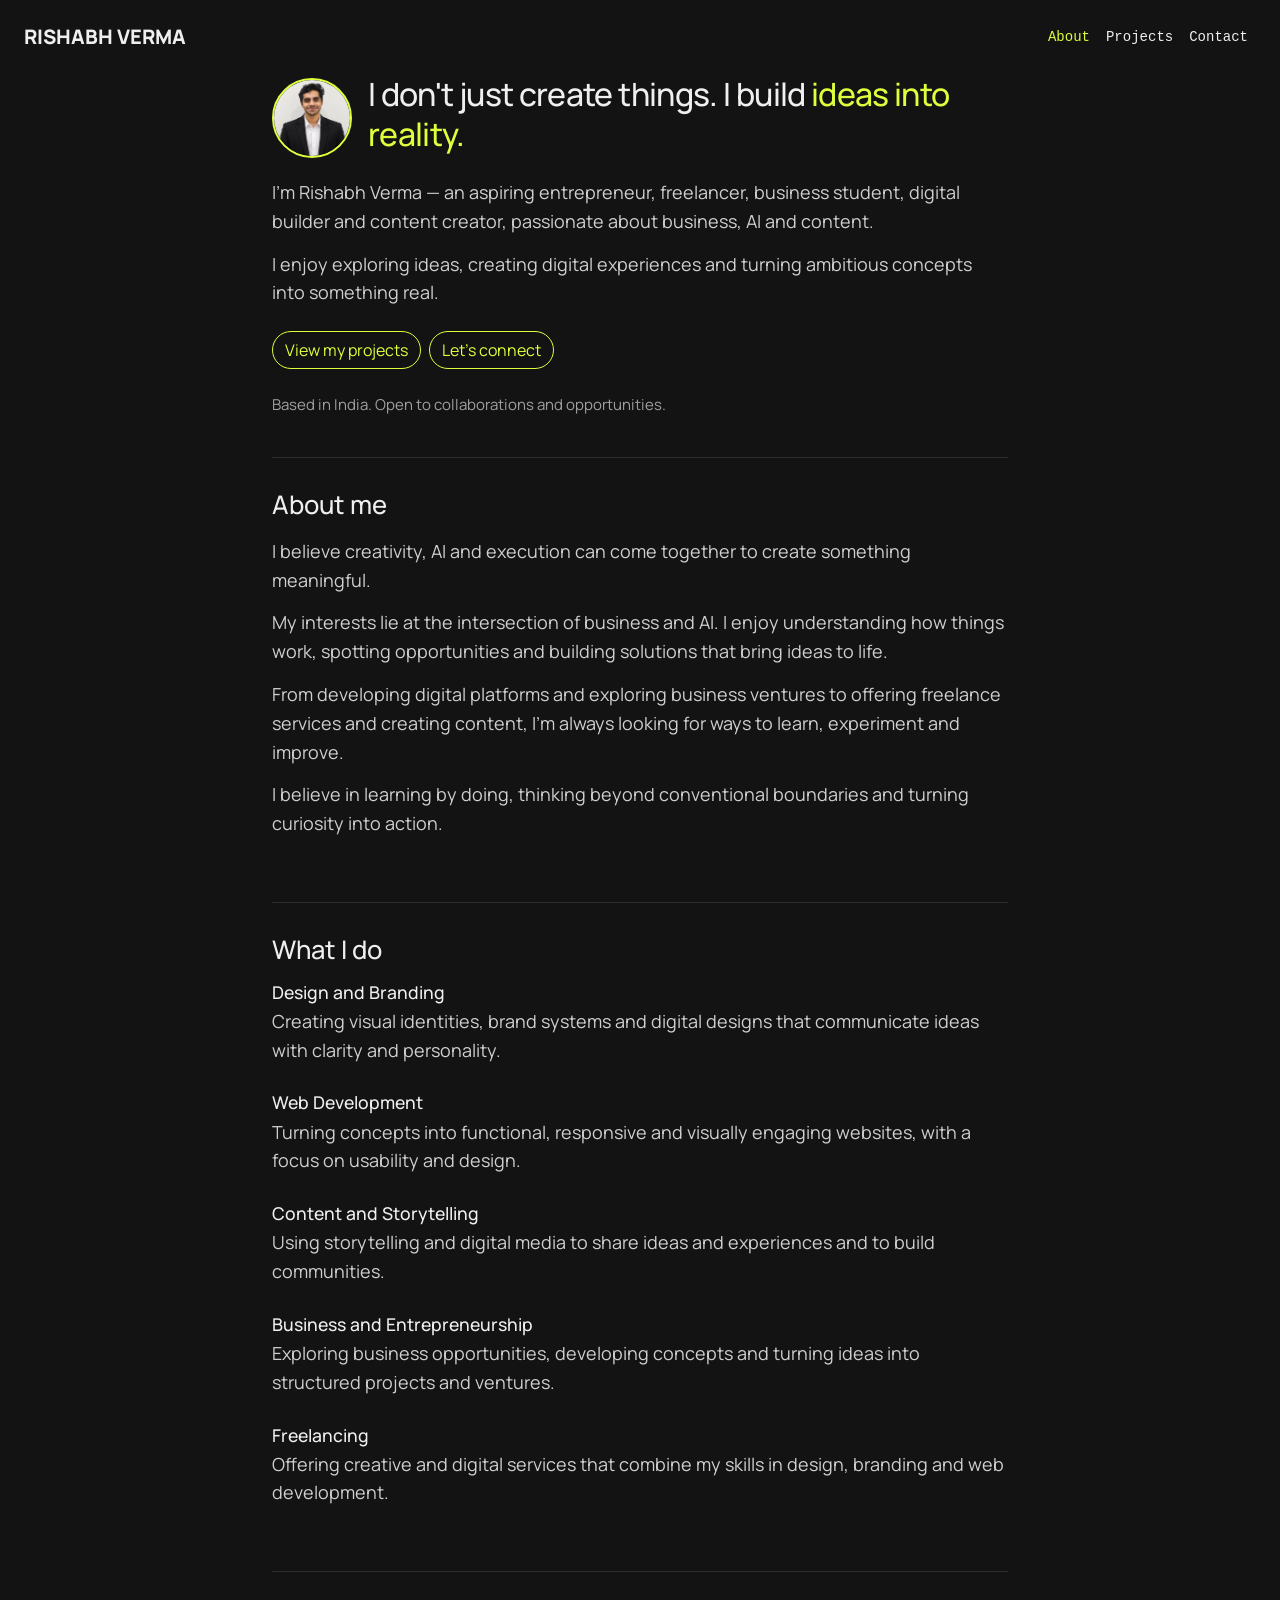
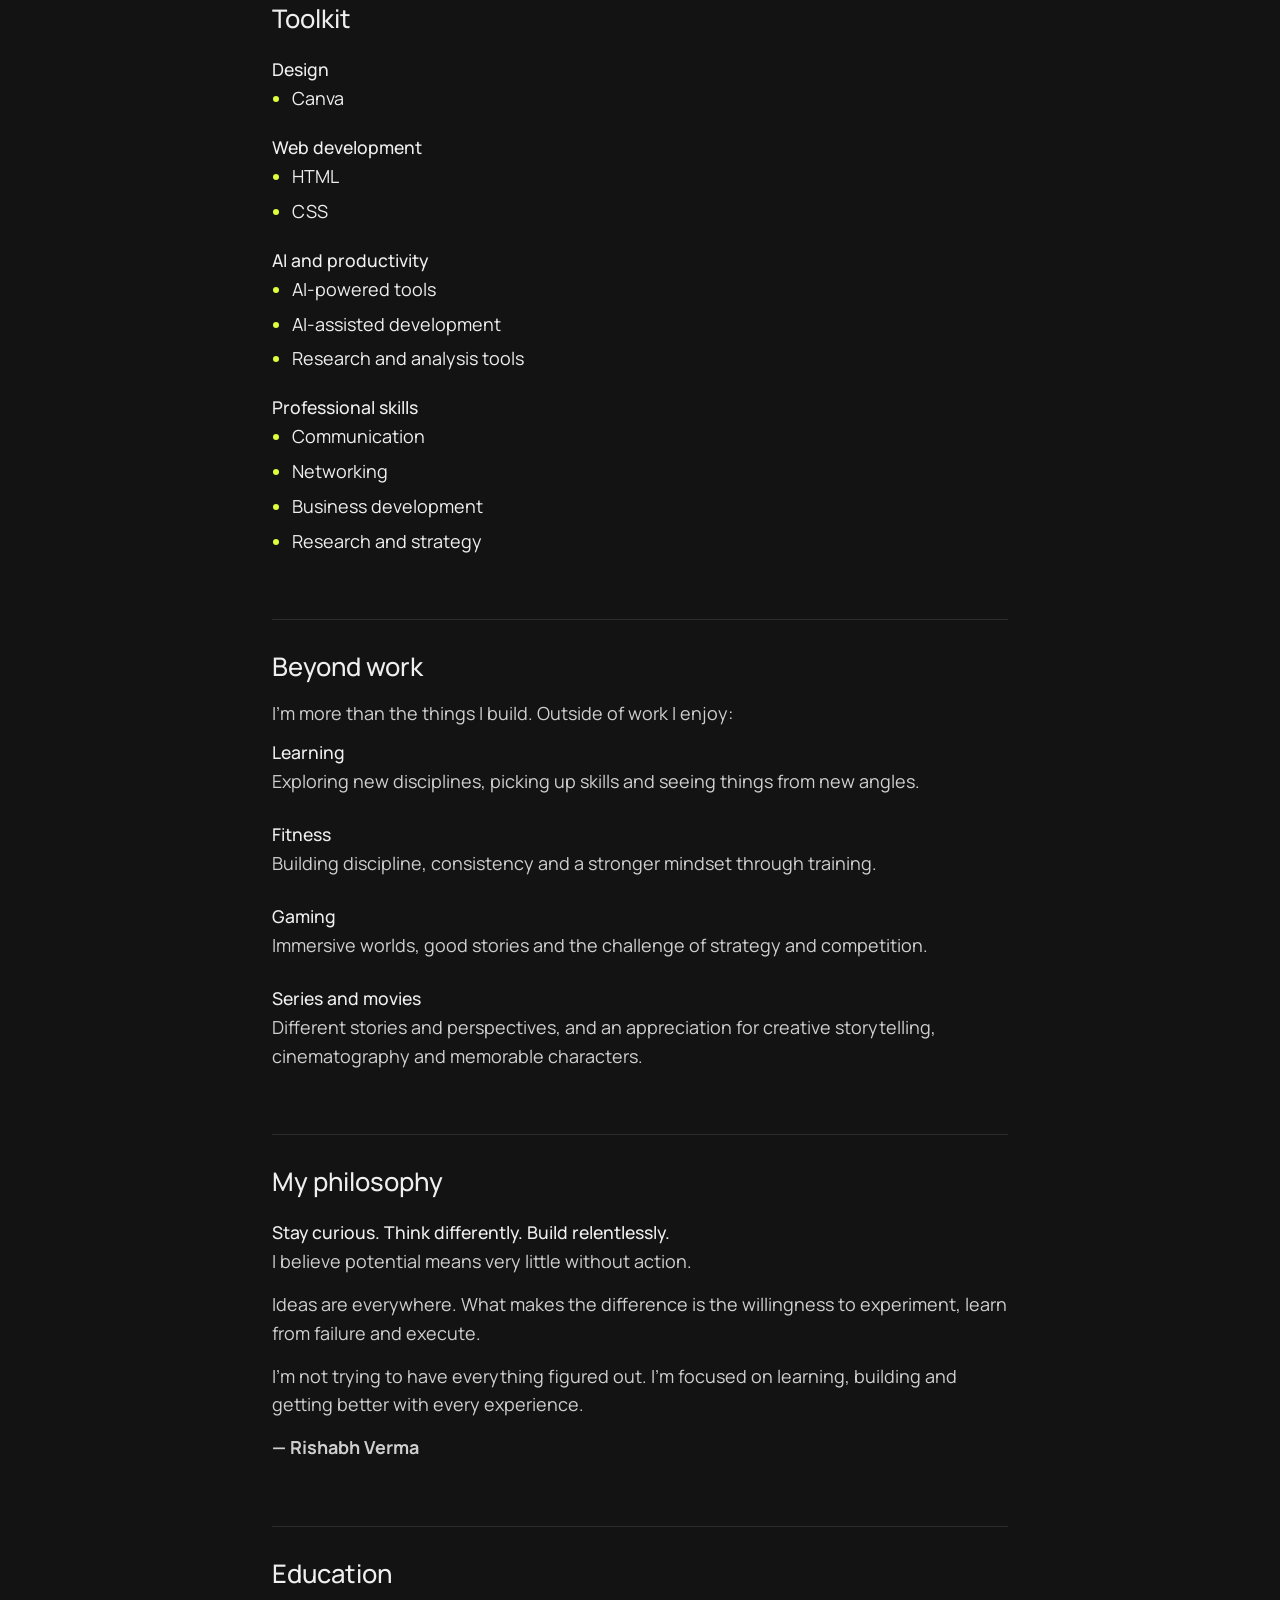
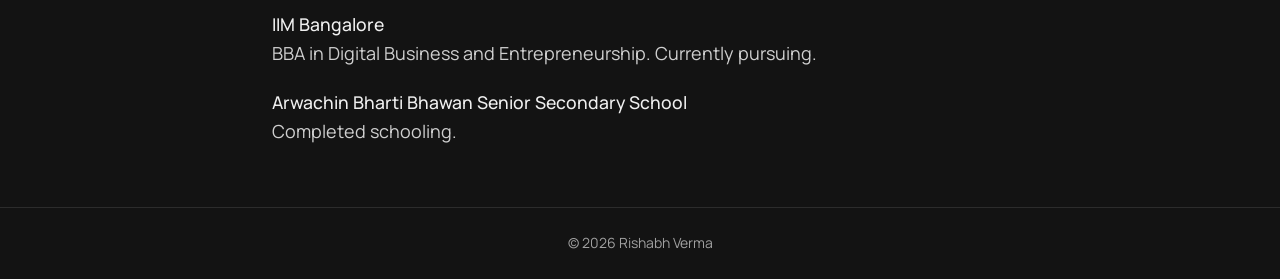
<file: about.html>
<!doctype html>
<html lang="en" data-bs-theme="dark">
  <head>
    <meta charset="UTF-8" />
    <meta name="viewport" content="width=device-width, initial-scale=1" />
    <title>About — Rishabh Verma</title>

    <link rel="preconnect" href="https://fonts.googleapis.com" />
    <link
      href="https://fonts.googleapis.com/css2?family=Manrope:wght@400;600;800&display=swap"
      rel="stylesheet"
    />

    <!-- 1) Bootstrap CSS, then 2) CSS -->
    <link
      href="https://cdn.jsdelivr.net/npm/bootstrap@5.3.3/dist/css/bootstrap.min.css"
      rel="stylesheet"
    />
    <link rel="stylesheet" href="style.css" />
  </head>
  <body>
    <nav class="navbar navbar-expand-sm px-3 px-sm-4 py-3" data-bs-theme="dark">
      <a class="navbar-brand" href="index.html">RISHABH VERMA</a>
      <button
        class="navbar-toggler"
        type="button"
        data-bs-toggle="collapse"
        data-bs-target="#menu"
        aria-controls="menu"
        aria-expanded="false"
        aria-label="Toggle menu"
      >
        <span class="navbar-toggler-icon"></span>
      </button>
      <div class="collapse navbar-collapse justify-content-end" id="menu">
        <ul class="navbar-nav">
          <li class="nav-item">
            <a class="nav-link active" href="about.html">About</a>
          </li>
          <li class="nav-item">
            <a class="nav-link" href="projects.html">Projects</a>
          </li>
          <li class="nav-item">
            <a class="nav-link" href="contact.html">Contact</a>
          </li>
        </ul>
      </div>
    </nav>


    <main class="container pb-5">
      <div class="row justify-content-center">
        <div class="col-lg-8">
          <div
            class="d-flex flex-column flex-sm-row align-items-sm-center gap-3 mb-3"
          >
            <img
              class="portrait rounded-circle flex-shrink-0"
              src="portrait.jpg"
              alt="Rishabh Verma"
            />
            <h1>
              I don't just create things. I build
              <span>ideas into reality.</span>
            </h1>
          </div>

          <p>
            I'm Rishabh Verma — an aspiring entrepreneur, freelancer, business
            student, digital builder and content creator, passionate about
            business, AI and content.
          </p>
          <p>
            I enjoy exploring ideas, creating digital experiences and turning
            ambitious concepts into something real.
          </p>

          <div class="d-flex flex-wrap gap-2 my-4">
            <a class="btn btn-lime rounded-pill" href="projects.html"
              >View my projects</a
            >
            <a class="btn btn-lime rounded-pill" href="contact.html"
              >Let's connect</a
            >
          </div>
          <p class="note">
            Based in India. Open to collaborations and opportunities.
          </p>

          <h2>About me</h2>
          <p>
            I believe creativity, AI and execution can come together to create
            something meaningful.
          </p>
          <p>
            My interests lie at the intersection of business and AI. I enjoy
            understanding how things work, spotting opportunities and building
            solutions that bring ideas to life.
          </p>
          <p>
            From developing digital platforms and exploring business ventures to
            offering freelance services and creating content, I'm always looking
            for ways to learn, experiment and improve.
          </p>
          <p>
            I believe in learning by doing, thinking beyond conventional
            boundaries and turning curiosity into action.
          </p>

          <h2>What I do</h2>
          <ul class="items list-unstyled">
            <li>
              <h3>Design and Branding</h3>
              <p>
                Creating visual identities, brand systems and digital designs
                that communicate ideas with clarity and personality.
              </p>
            </li>
            <li>
              <h3>Web Development</h3>
              <p>
                Turning concepts into functional, responsive and visually
                engaging websites, with a focus on usability and design.
              </p>
            </li>
            <li>
              <h3>Content and Storytelling</h3>
              <p>
                Using storytelling and digital media to share ideas and
                experiences and to build communities.
              </p>
            </li>
            <li>
              <h3>Business and Entrepreneurship</h3>
              <p>
                Exploring business opportunities, developing concepts and
                turning ideas into structured projects and ventures.
              </p>
            </li>
            <li>
              <h3>Freelancing</h3>
              <p>
                Offering creative and digital services that combine my skills in
                design, branding and web development.
              </p>
            </li>
          </ul>

          <h2>Toolkit</h2>

          <h3>Design</h3>
          <ul>
            <li>Canva</li>
          </ul>

          <h3>Web development</h3>
          <ul>
            <li>HTML</li>
            <li>CSS</li>
          </ul>

          <h3>AI and productivity</h3>
          <ul>
            <li>AI-powered tools</li>
            <li>AI-assisted development</li>
            <li>Research and analysis tools</li>
          </ul>

          <h3>Professional skills</h3>
          <ul>
            <li>Communication</li>
            <li>Networking</li>
            <li>Business development</li>
            <li>Research and strategy</li>
          </ul>

          <h2>Beyond work</h2>
          <p>I'm more than the things I build. Outside of work I enjoy:</p>

          <ul class="items list-unstyled">
            <li>
              <h3>Learning</h3>
              <p>
                Exploring new disciplines, picking up skills and seeing things
                from new angles.
              </p>
            </li>
            <li>
              <h3>Fitness</h3>
              <p>
                Building discipline, consistency and a stronger mindset through
                training.
              </p>
            </li>
            <li>
              <h3>Gaming</h3>
              <p>
                Immersive worlds, good stories and the challenge of strategy and
                competition.
              </p>
            </li>
            <li>
              <h3>Series and movies</h3>
              <p>
                Different stories and perspectives, and an appreciation for
                creative storytelling, cinematography and memorable characters.
              </p>
            </li>
          </ul>

          <h2>My philosophy</h2>
          <h3>Stay curious. Think differently. Build relentlessly.</h3>
          <p>I believe potential means very little without action.</p>
          <p>
            Ideas are everywhere. What makes the difference is the willingness
            to experiment, learn from failure and execute.
          </p>
          <p>
            I'm not trying to have everything figured out. I'm focused on
            learning, building and getting better with every experience.
          </p>
          <p><strong>— Rishabh Verma</strong></p>

          <h2>Education</h2>

          <h3>IIM Bangalore</h3>
          <p>
            BBA in Digital Business and Entrepreneurship. Currently pursuing.
          </p>

          <h3>Arwachin Bharti Bhawan Senior Secondary School</h3>
          <p>Completed schooling.</p>
        </div>
      </div>
    </main>

    <footer class="text-center py-4">© 2026 Rishabh Verma</footer>

    <!-- Bootstrap JavaScript (makes the mobile menu button work) -->
    <script src="https://cdn.jsdelivr.net/npm/bootstrap@5.3.3/dist/js/bootstrap.bundle.min.js"></script>
  </body>
</html>
</file>
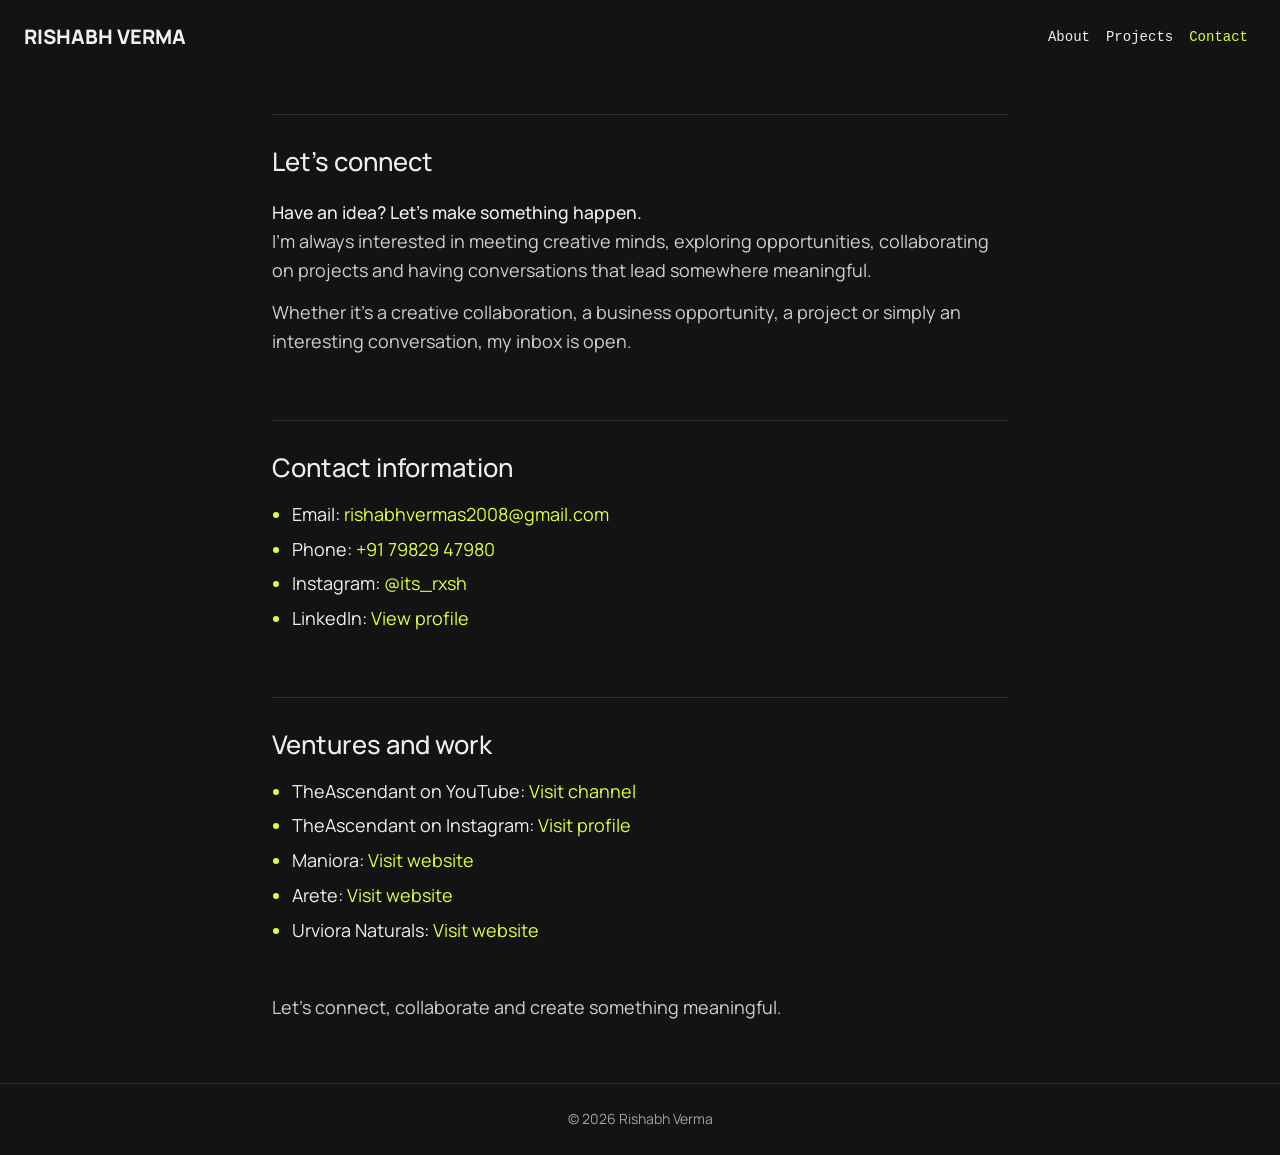
<file: contact.html>
<!doctype html>
<html lang="en" data-bs-theme="dark">
  <head>
    <meta charset="UTF-8" />
    <meta name="viewport" content="width=device-width, initial-scale=1" />
    <title>Contact — Rishabh Verma</title>

    <link rel="preconnect" href="https://fonts.googleapis.com" />
    <link
      href="https://fonts.googleapis.com/css2?family=Manrope:wght@400;600;800&display=swap"
      rel="stylesheet"
    />

    <!-- 1) Bootstrap CSS, then 2) CSS -->
    <link
      href="https://cdn.jsdelivr.net/npm/bootstrap@5.3.3/dist/css/bootstrap.min.css"
      rel="stylesheet"
    />
    <link rel="stylesheet" href="style.css" />
  </head>
  <body>
    <nav class="navbar navbar-expand-sm px-3 px-sm-4 py-3" data-bs-theme="dark">
      <a class="navbar-brand" href="index.html">RISHABH VERMA</a>
      <button
        class="navbar-toggler"
        type="button"
        data-bs-toggle="collapse"
        data-bs-target="#menu"
        aria-controls="menu"
        aria-expanded="false"
        aria-label="Toggle menu"
      >
        <span class="navbar-toggler-icon"></span>
      </button>
      <div class="collapse navbar-collapse justify-content-end" id="menu">
        <ul class="navbar-nav">
          <li class="nav-item">
            <a class="nav-link" href="about.html">About</a>
          </li>
          <li class="nav-item">
            <a class="nav-link" href="projects.html">Projects</a>
          </li>
          <li class="nav-item">
            <a class="nav-link active" href="contact.html">Contact</a>
          </li>
        </ul>
      </div>
    </nav>

    <main class="container pb-5">
      <div class="row justify-content-center">
        <div class="col-lg-8">
          <h2>Let's connect</h2>
          <h3>Have an idea? Let's make something happen.</h3>
          <p>
            I'm always interested in meeting creative minds, exploring
            opportunities, collaborating on projects and having conversations
            that lead somewhere meaningful.
          </p>
          <p>
            Whether it's a creative collaboration, a business opportunity, a
            project or simply an interesting conversation, my inbox is open.
          </p>

          <h2>Contact information</h2>
          <ul>
            <li>
              Email:
              <a href="mailto:rishabhvermas2008@gmail.com"
                >rishabhvermas2008@gmail.com</a
              >
            </li>
            <li>Phone: <a href="tel:+917982947980">+91 79829 47980</a></li>
            <li>
              Instagram:
              <a
                href="https://www.instagram.com/its_rxsh"
                target="_blank"
                rel="noopener"
                >@its_rxsh</a
              >
            </li>
            <li>
              LinkedIn:
              <a
                href="https://www.linkedin.com/in/rishabh-verma-890b4b424/"
                target="_blank"
                rel="noopener"
                >View profile</a
              >
            </li>
          </ul>

          <h2>Ventures and work</h2>
          <ul>
            <li>
              TheAscendant on YouTube:
              <a
                href="https://youtube.com/@theascendant-rishabh"
                target="_blank"
                rel="noopener"
                >Visit channel</a
              >
            </li>
            <li>
              TheAscendant on Instagram:
              <a
                href="https://www.instagram.com/theascendant_rxsh/"
                target="_blank"
                rel="noopener"
                >Visit profile</a
              >
            </li>
            <li>
              Maniora:
              <a href="https://maniora.gt.tc/" target="_blank" rel="noopener"
                >Visit website</a
              >
            </li>
            <li>
              Arete:
              <a
                href="https://arete-woad.vercel.app/"
                target="_blank"
                rel="noopener"
                >Visit website</a
              >
            </li>
            <li>
              Urviora Naturals:
              <a
                href="https://urvioranaturals.freehosting.dev/"
                target="_blank"
                rel="noopener"
                >Visit website</a
              >
            </li>
          </ul>


          <p class="mt-5">
            Let's connect, collaborate and create something meaningful.
          </p>
        </div>
      </div>
    </main>

    <footer class="text-center py-4">© 2026 Rishabh Verma</footer>

    <!-- Bootstrap JavaScript (makes the mobile menu button work) -->
    <script src="https://cdn.jsdelivr.net/npm/bootstrap@5.3.3/dist/js/bootstrap.bundle.min.js"></script>
  </body>
</html>
</file>
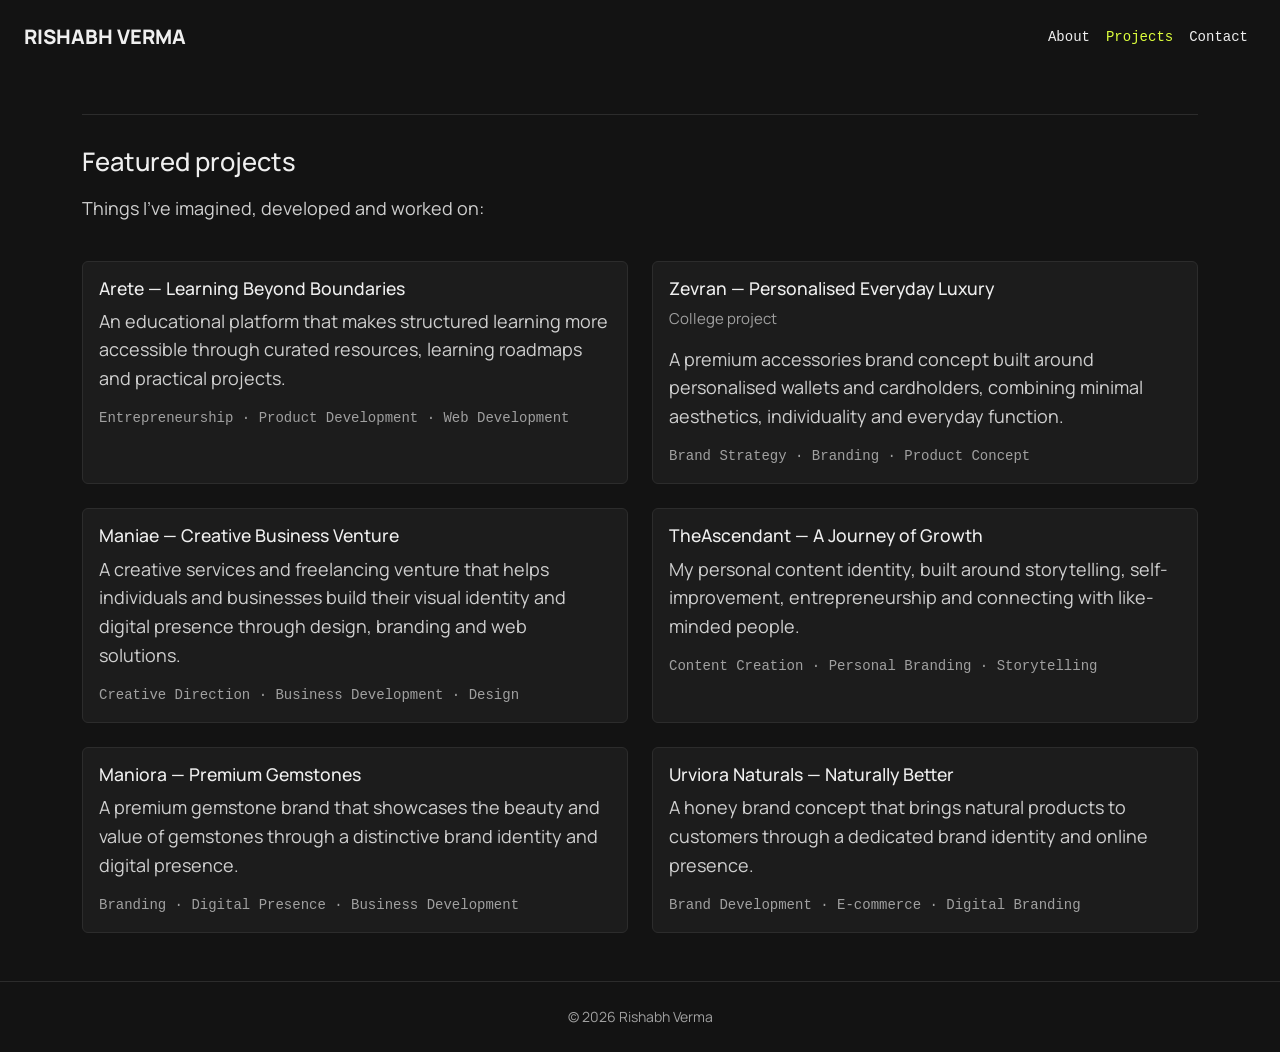
<file: projects.html>
<!doctype html>
<html lang="en" data-bs-theme="dark">
  <head>
    <meta charset="UTF-8" />
    <meta name="viewport" content="width=device-width, initial-scale=1" />
    <title>Projects — Rishabh Verma</title>

    <link rel="preconnect" href="https://fonts.googleapis.com" />
    <link
      href="https://fonts.googleapis.com/css2?family=Manrope:wght@400;600;800&display=swap"
      rel="stylesheet"
    />

    <!-- 1) Bootstrap CSS, then 2)  CSS -->
    <link
      href="https://cdn.jsdelivr.net/npm/bootstrap@5.3.3/dist/css/bootstrap.min.css"
      rel="stylesheet"
    />
    <link rel="stylesheet" href="style.css" />
  </head>
  <body>
    <nav class="navbar navbar-expand-sm px-3 px-sm-4 py-3" data-bs-theme="dark">
      <a class="navbar-brand" href="index.html">RISHABH VERMA</a>
      <button
        class="navbar-toggler"
        type="button"
        data-bs-toggle="collapse"
        data-bs-target="#menu"
        aria-controls="menu"
        aria-expanded="false"
        aria-label="Toggle menu"
      >
        <span class="navbar-toggler-icon"></span>
      </button>
      <div class="collapse navbar-collapse justify-content-end" id="menu">
        <ul class="navbar-nav">
          <li class="nav-item">
            <a class="nav-link" href="about.html">About</a>
          </li>
          <li class="nav-item">
            <a class="nav-link active" href="projects.html">Projects</a>
          </li>
          <li class="nav-item">
            <a class="nav-link" href="contact.html">Contact</a>
          </li>
        </ul>
      </div>
    </nav>

    <main class="container pb-5">
      <h2>Featured projects</h2>
      <p>Things I've imagined, developed and worked on:</p>

      <div class="row row-cols-1 row-cols-md-2 g-4 mt-2">
        <div class="col">
          <div class="card h-100">
            <div class="card-body">
              <h3>Arete — Learning Beyond Boundaries</h3>
              <p>
                An educational platform that makes structured learning more
                accessible through curated resources, learning roadmaps and
                practical projects.
              </p>
              <p class="tags">
                Entrepreneurship · Product Development · Web Development
              </p>
            </div>
          </div>
        </div>

        <div class="col">
          <div class="card h-100">
            <div class="card-body">
              <h3>Zevran — Personalised Everyday Luxury</h3>
              <p class="note">College project</p>
              <p>
                A premium accessories brand concept built around personalised
                wallets and cardholders, combining minimal aesthetics,
                individuality and everyday function.
              </p>
              <p class="tags">Brand Strategy · Branding · Product Concept</p>
            </div>
          </div>
        </div>

        <div class="col">
          <div class="card h-100">
            <div class="card-body">
              <h3>Maniae — Creative Business Venture</h3>
              <p>
                A creative services and freelancing venture that helps
                individuals and businesses build their visual identity and
                digital presence through design, branding and web solutions.
              </p>
              <p class="tags">
                Creative Direction · Business Development · Design
              </p>
            </div>
          </div>
        </div>

        <div class="col">
          <div class="card h-100">
            <div class="card-body">
              <h3>TheAscendant — A Journey of Growth</h3>
              <p>
                My personal content identity, built around storytelling,
                self-improvement, entrepreneurship and connecting with
                like-minded people.
              </p>
              <p class="tags">
                Content Creation · Personal Branding · Storytelling
              </p>
            </div>
          </div>
        </div>

        <div class="col">
          <div class="card h-100">
            <div class="card-body">
              <h3>Maniora — Premium Gemstones</h3>
              <p>
                A premium gemstone brand that showcases the beauty and value of
                gemstones through a distinctive brand identity and digital
                presence.
              </p>
              <p class="tags">
                Branding · Digital Presence · Business Development
              </p>
            </div>
          </div>
        </div>

        <div class="col">
          <div class="card h-100">
            <div class="card-body">
              <h3>Urviora Naturals — Naturally Better</h3>
              <p>
                A honey brand concept that brings natural products to customers
                through a dedicated brand identity and online presence.
              </p>
              <p class="tags">
                Brand Development · E-commerce · Digital Branding
              </p>
            </div>
          </div>
        </div>
      </div>
    </main>

    <footer class="text-center py-4">© 2026 Rishabh Verma</footer>

    <!-- Bootstrap JavaScript (makes the mobile menu button work) -->
    <script src="https://cdn.jsdelivr.net/npm/bootstrap@5.3.3/dist/js/bootstrap.bundle.min.js"></script>
  </body>
</html>
</file>
<file: style.css>
/* ---------- 1. Colours ---------- */
:root {
  --bg: #131313;
  --text: #efefef;
  --soft: #cfcfcf;
  --muted: #a0a0a0;
  --lime: #ddff3c;
  --line: #2c2c2c;
}

/* ---------- 2. BASE ---------- */
body {
  background: var(--bg);
  color: var(--text);
  font-family: "Manrope", Arial, sans-serif;
  font-size: 18px;
  line-height: 1.6;
}

a { color: var(--lime); text-decoration: none; }
a:hover { color: var(--lime); text-decoration: underline; }

/* ---------- 3. NAVBAR (Bootstrap's navbar, recoloured) ---------- */
.navbar-brand {
  color: var(--text);
  font-weight: 800;
}
.navbar-brand:hover { color: var(--text); text-decoration: none; }

.navbar .nav-link {
  color: var(--text);
  font-family: monospace;
  font-size: 14px;
}
.navbar .nav-link:hover,
.navbar .nav-link.active {
  color: var(--lime);
  text-decoration: none;
}

/* ---------- 4. HOME PAGE ---------- */
/* On the home page the navbar floats on top of the hero */
.home .navbar {
  position: absolute;
  top: 0; left: 0; right: 0;
  z-index: 2;
}

.hero {
  position: relative;
  min-height: 100vh;
  padding: 130px 12% 0;
  overflow: hidden;
}

.hero-badge {
  display: inline-block;
  border: 1px solid var(--lime);
  color: var(--lime);
  border-radius: 20px;
  padding: 6px 12px;
  font-family: monospace;
  font-size: 14px;
}

.hero h1 {
  font-size: 9vw;
  line-height: 1;
  letter-spacing: -0.05em;
  margin-top: 20px;
  text-transform: uppercase;
}
.hero h1 .dot { color: var(--lime); }

.hero .intro {
  position: absolute;
  left: 54%;
  bottom: 80px;
  max-width: 380px;
  border-left: 2px solid var(--lime);
  padding-left: 20px;
  color: var(--muted);
  font-size: 17px;
}

/* The lime triangle at the bottom of the hero */
.wedge {
  position: absolute;
  bottom: 0;
  right: 0;
  width: 85%;
  height: 40px;
  background: var(--lime);
  clip-path: polygon(0 100%, 100% 0, 100% 100%);
}

/* ---------- 5. INNER PAGES ---------- */
main h1 { font-size: 2rem; line-height: 1.25; letter-spacing: -0.02em; }
main h1 span { color: var(--lime); }

main h2 {
  font-size: 1.6rem;
  margin: 64px 0 16px;
  padding-top: 32px;
  border-top: 1px solid var(--line);
}
main h2:first-of-type { margin-top: 40px; }

main h3 { font-size: 1.1rem; margin: 24px 0 4px; }
main p { color: var(--soft); margin-bottom: 14px; }
main ul { padding-left: 20px; margin-bottom: 14px; }
main li { margin-bottom: 6px; }
main li::marker { color: var(--lime); }

/* Lists made of items with a title + text (uses Bootstrap's list-unstyled) */
main .items { padding: 0; }
main .items li { margin-bottom: 28px; }
main .items h3 { margin-top: 0; }

.tags { color: var(--muted); font-family: monospace; font-size: 14px; }
.note { color: var(--muted); font-size: 15px; }

/* Round profile photo (Bootstrap's rounded-circle does the circle) */
.portrait {
  width: 80px;
  height: 80px;
  object-fit: cover;
  object-position: top;
  border: 2px solid var(--lime);
}

/* ---------- 6. BOOTSTRAP BUTTONS, RECOLOURED ---------- */
.btn-lime {
  --bs-btn-color: var(--lime);
  --bs-btn-border-color: var(--lime);
  --bs-btn-hover-color: #131313;
  --bs-btn-hover-bg: var(--lime);
  --bs-btn-hover-border-color: var(--lime);
  --bs-btn-active-color: #131313;
  --bs-btn-active-bg: var(--lime);
  --bs-btn-active-border-color: var(--lime);
}

/* ---------- 7. BOOTSTRAP CARDS, RECOLOURED (projects page) ---------- */
.card {
  --bs-card-bg: #1c1c1c;
  --bs-card-border-color: var(--line);
  --bs-card-color: var(--text);
}
.card h3 { margin: 0 0 8px; }
.card p:last-child { margin-bottom: 0; }

/* ---------- 8. FOOTER ---------- */
footer {
  color: var(--muted);
  font-size: 14px;
  border-top: 1px solid var(--line);
}

/* ---------- 9. MOBILE ---------- */
@media (max-width: 700px) {
  .hero { padding: 110px 20px 90px; min-height: 100vh; }
  .hero h1 { font-size: 17vw; }
  .hero h1 .line { display: block; }
  .hero .intro { position: static; margin-top: 40px; }
  .wedge { width: 100%; }

  main h1 { font-size: 1.6rem; }
}

/* Give the opened mobile menu a background on the home page */
@media (max-width: 575.98px) {
  .home .navbar-collapse {
    background: #1c1c1c;
    border: 1px solid var(--line);
    padding: 12px 20px;
    margin-top: 10px;
  }
}
</file>
